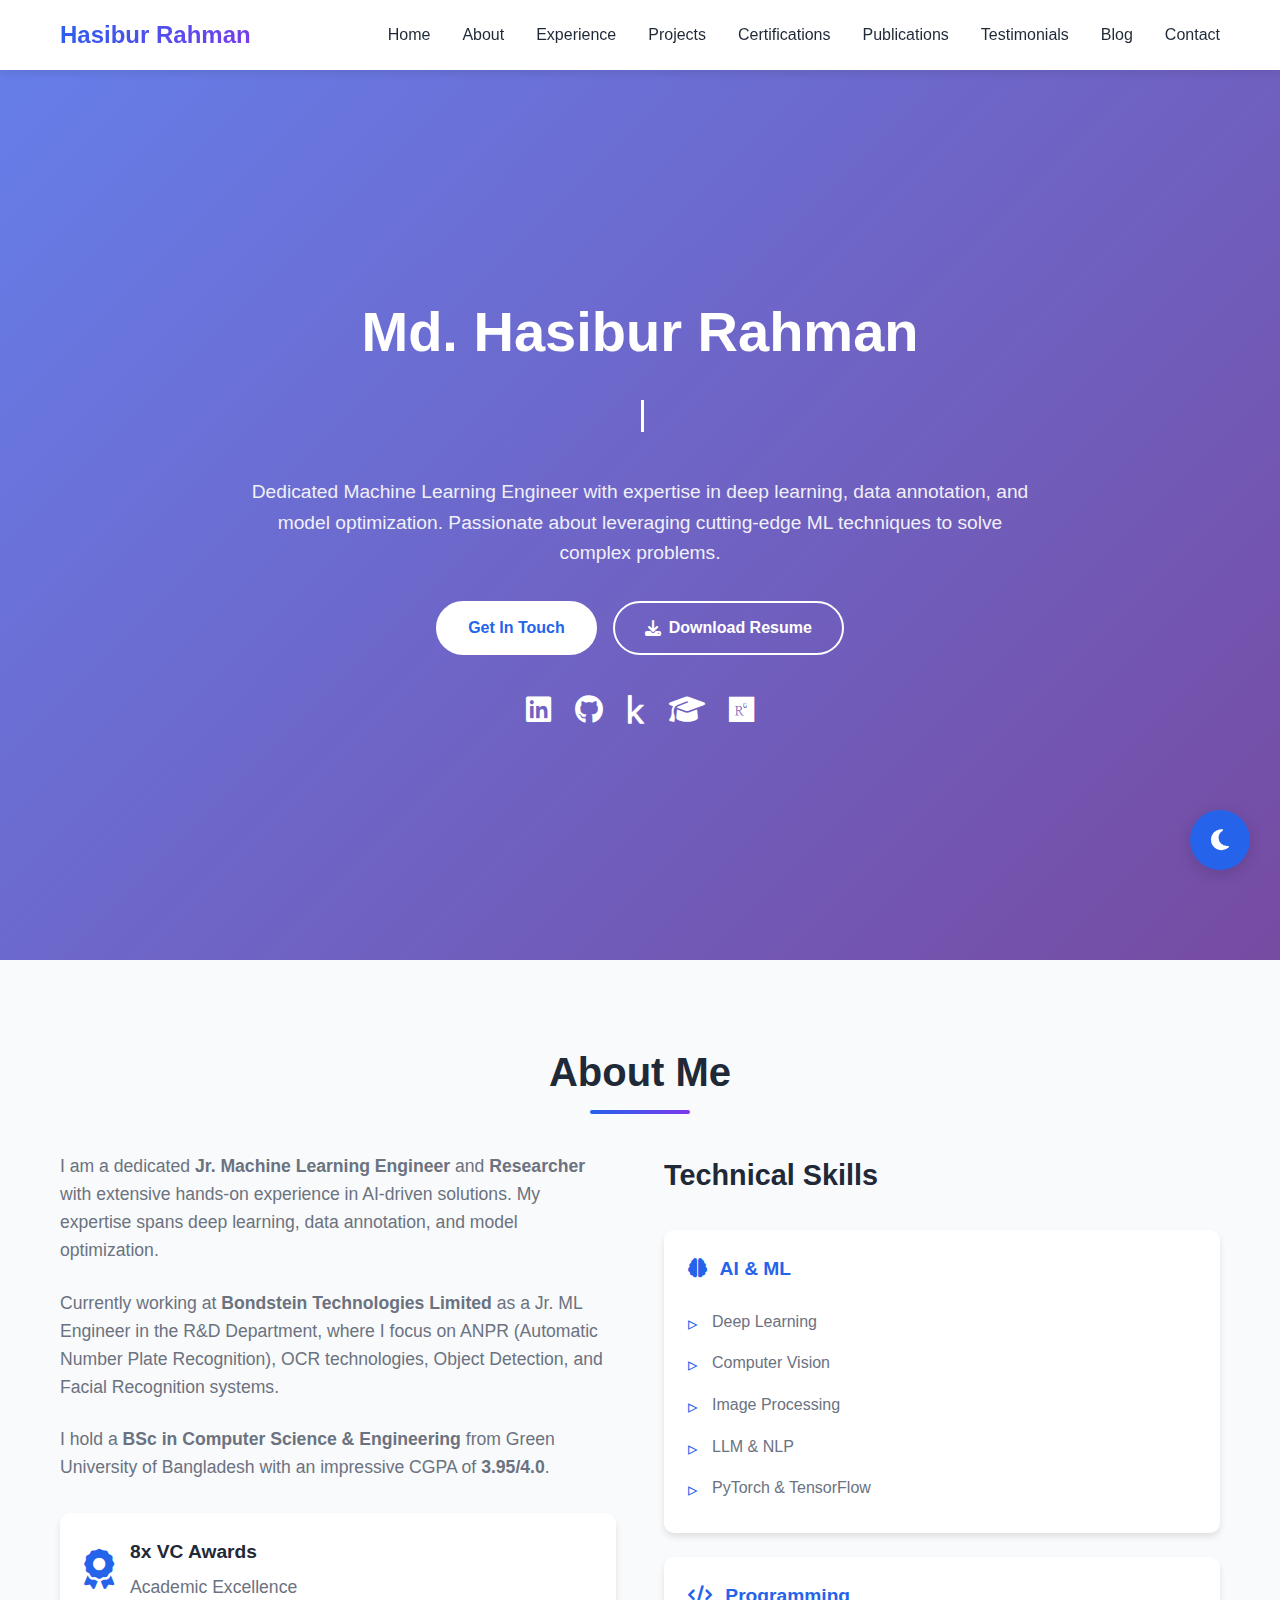
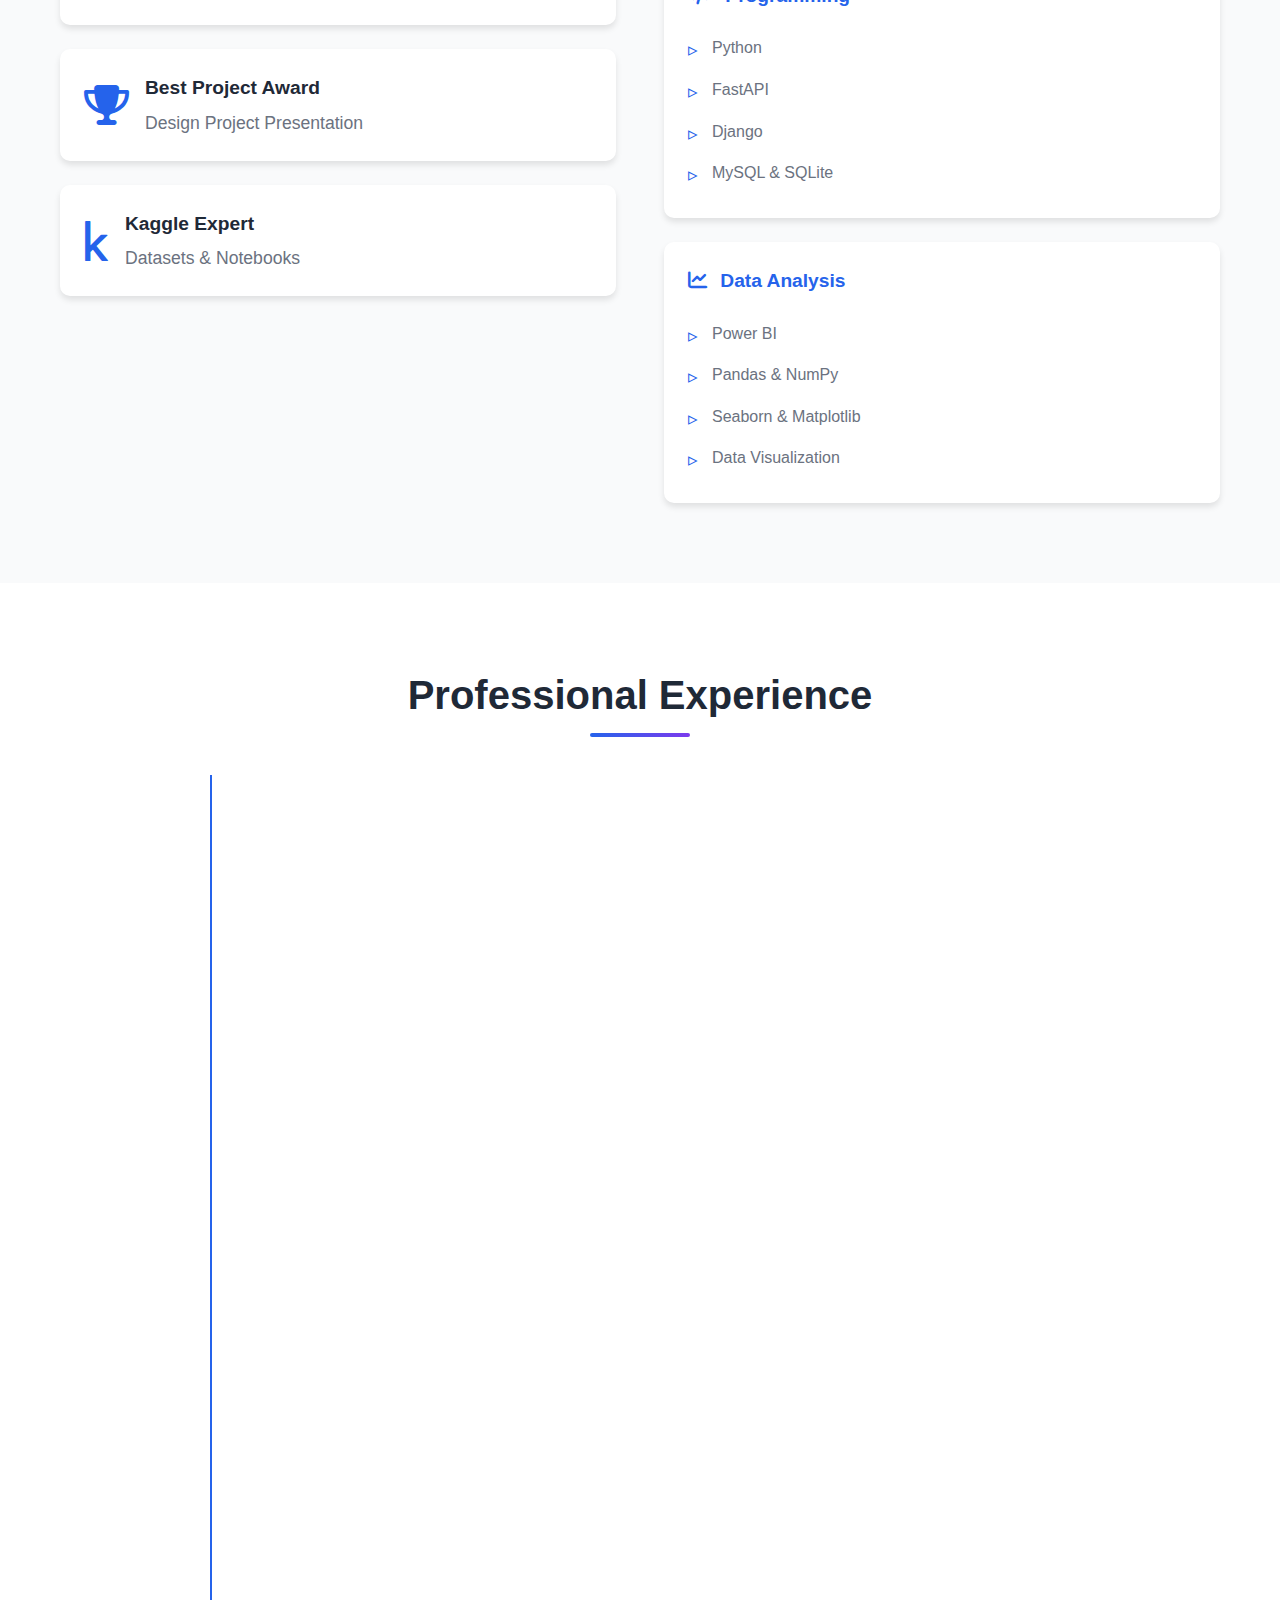
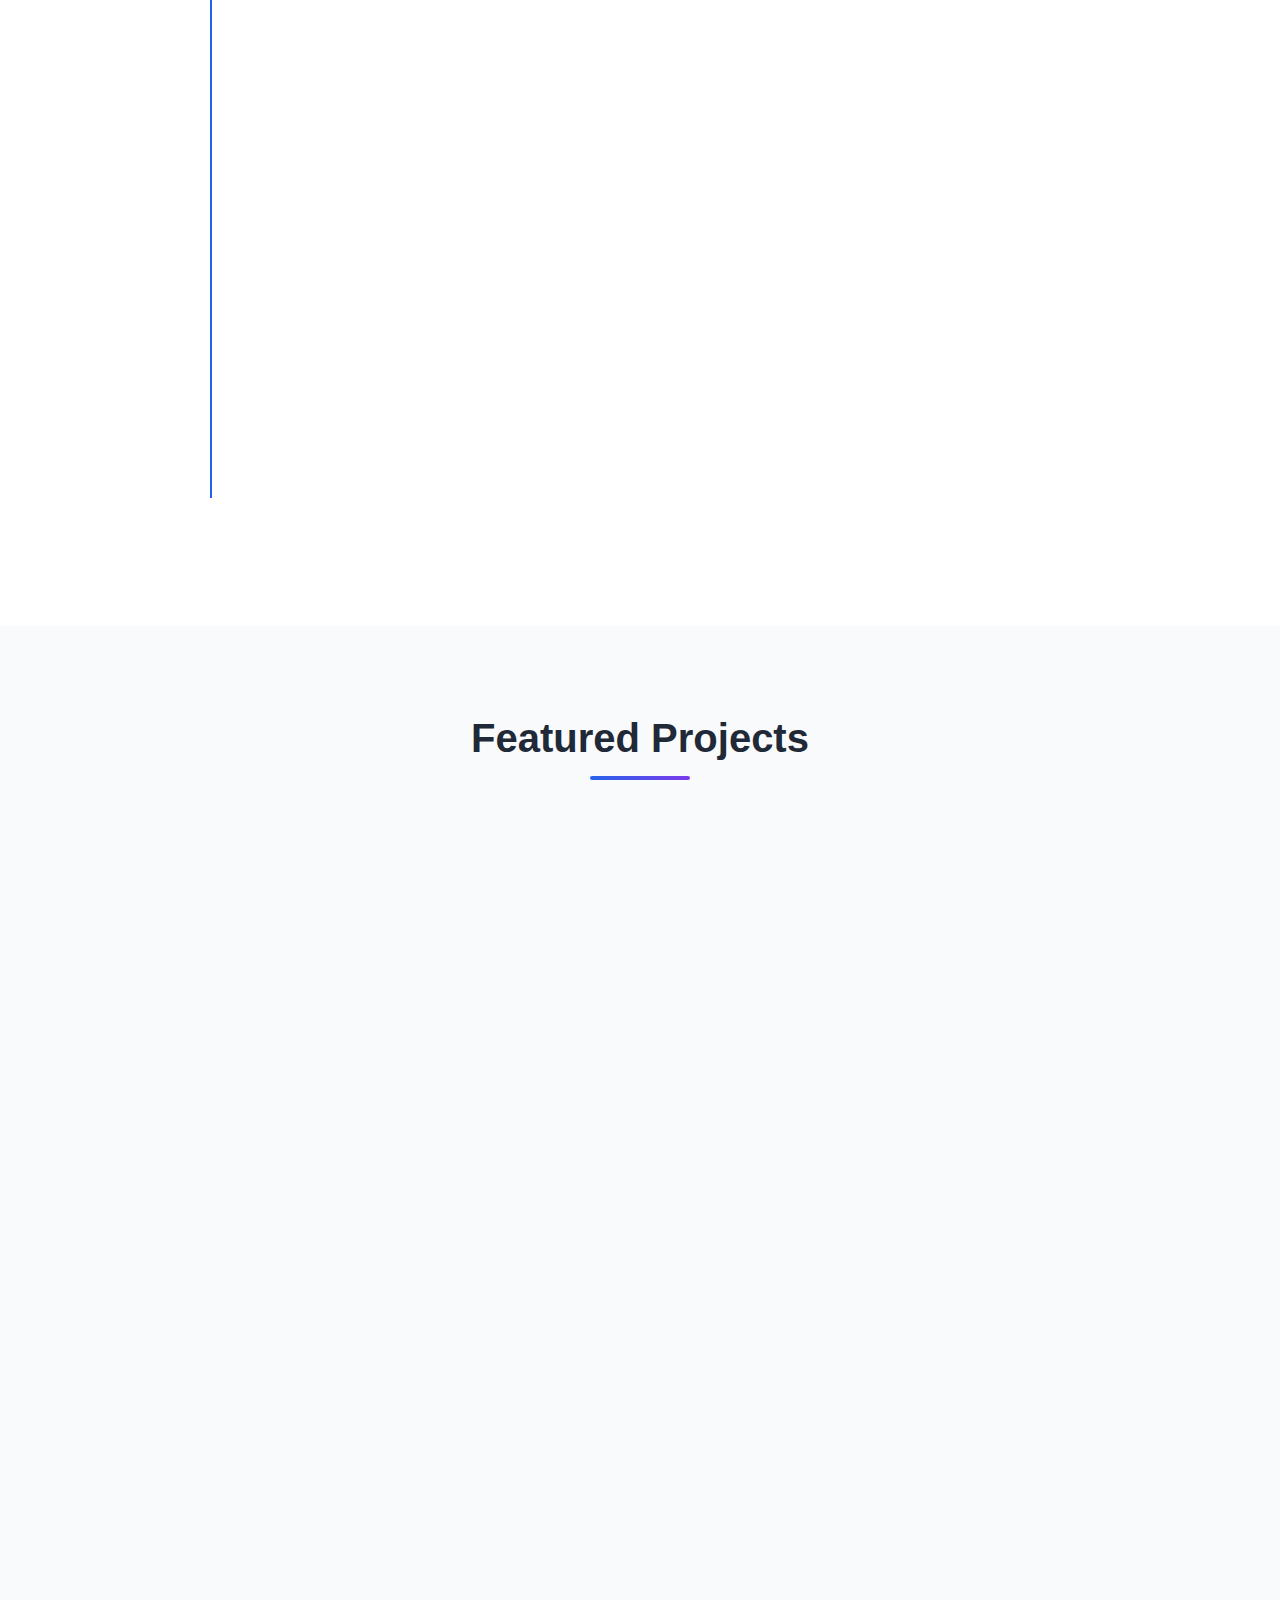
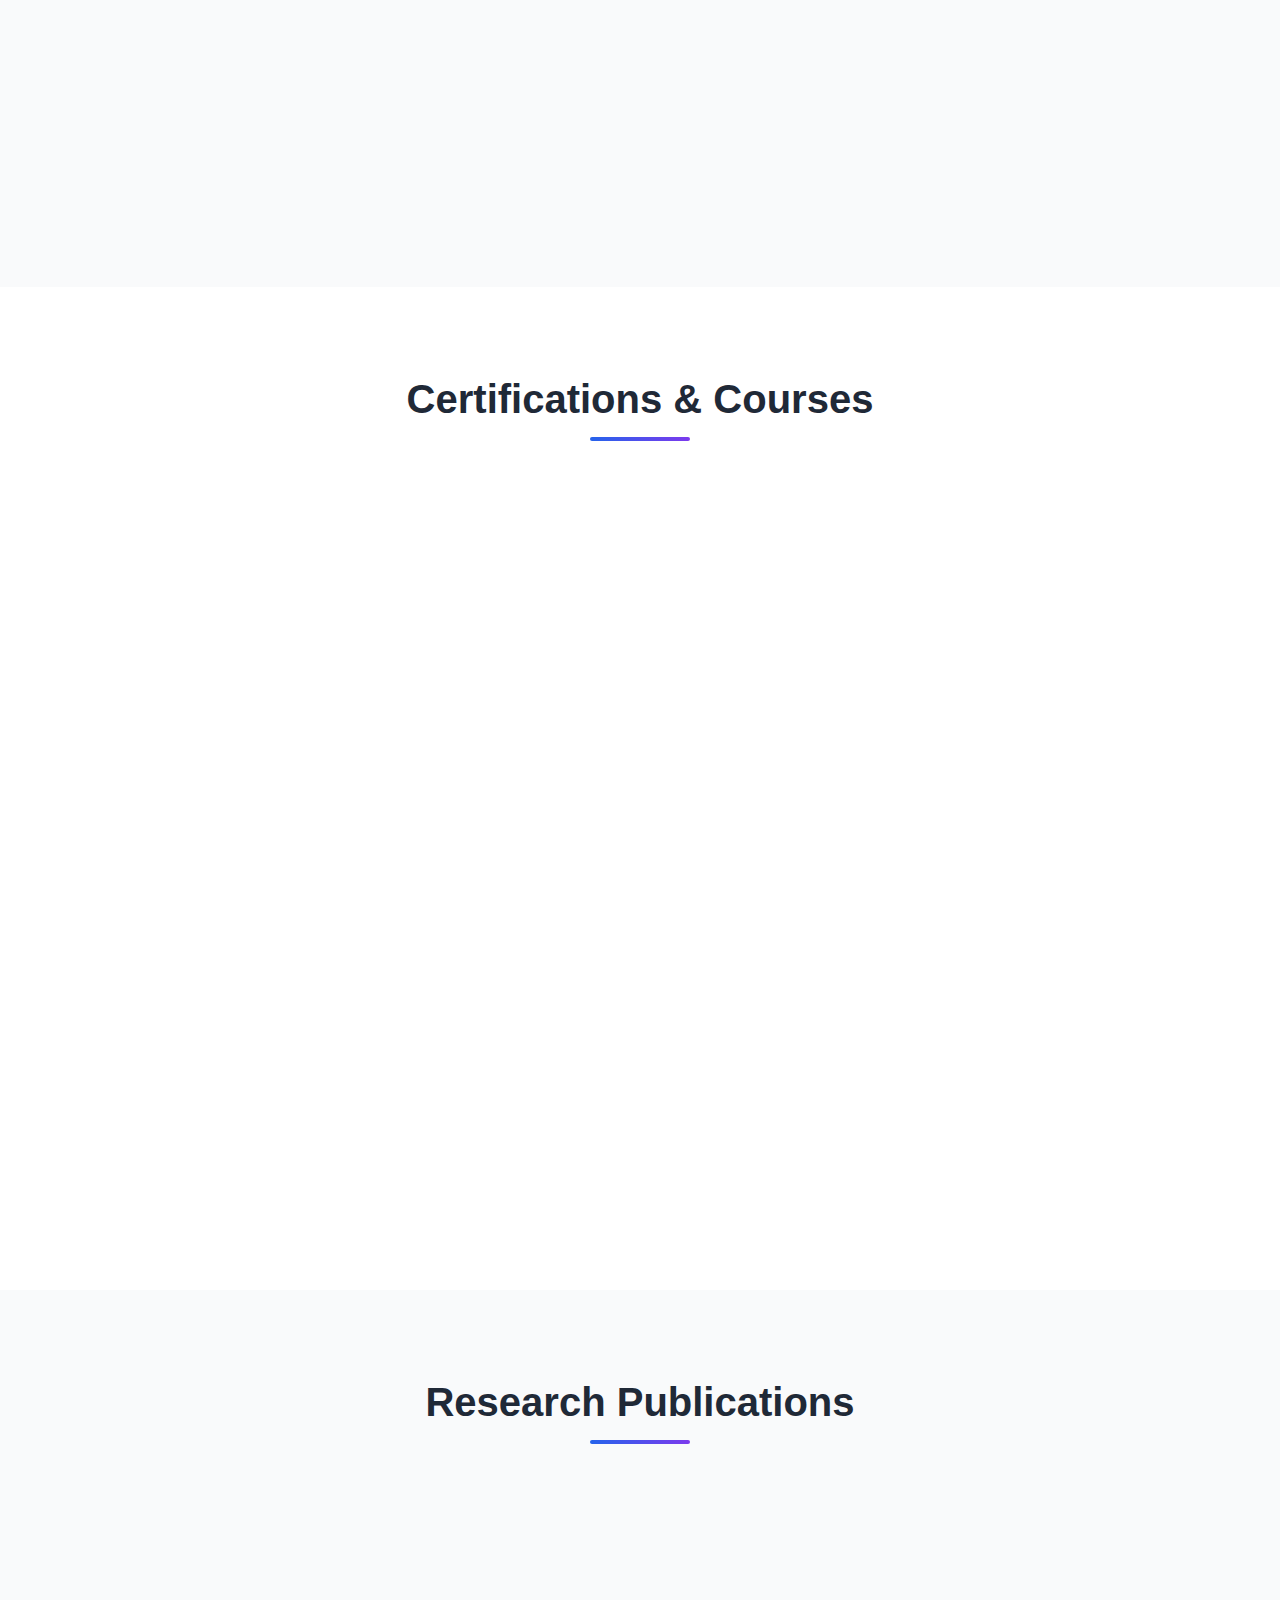
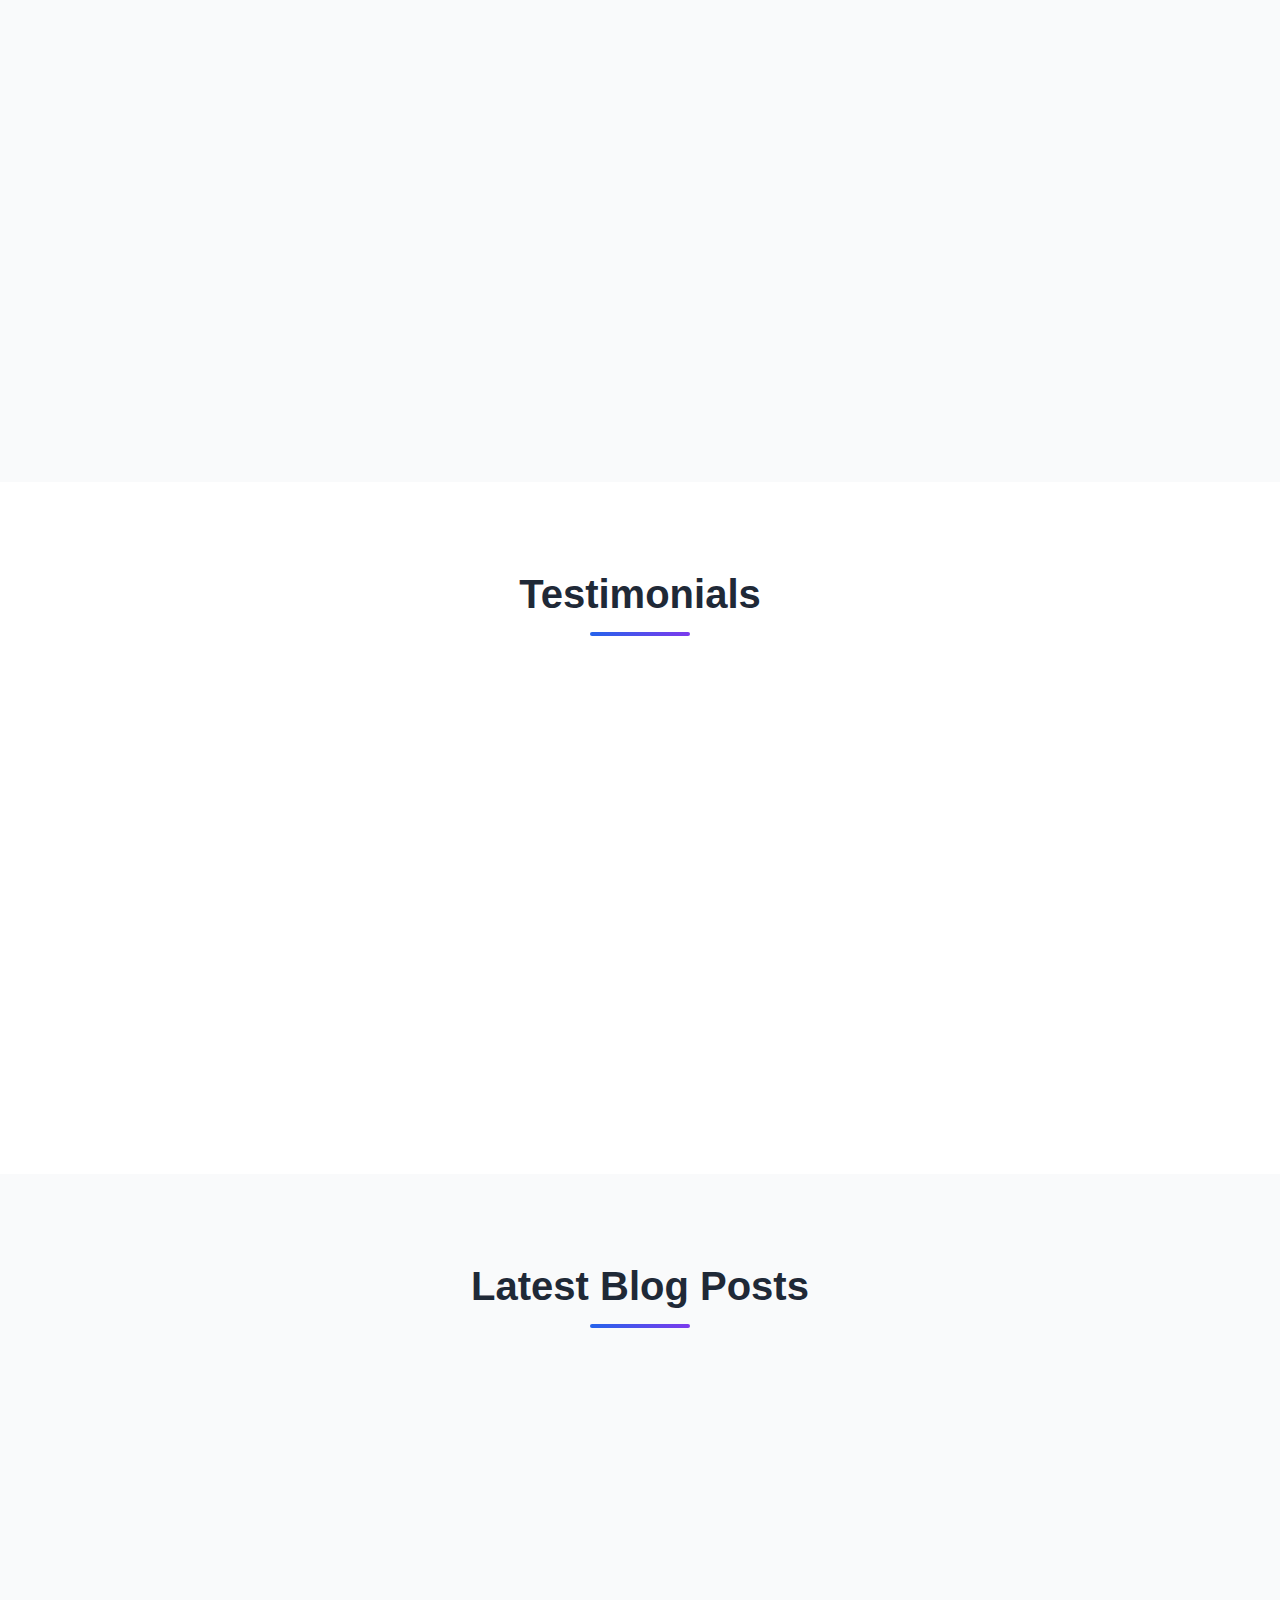
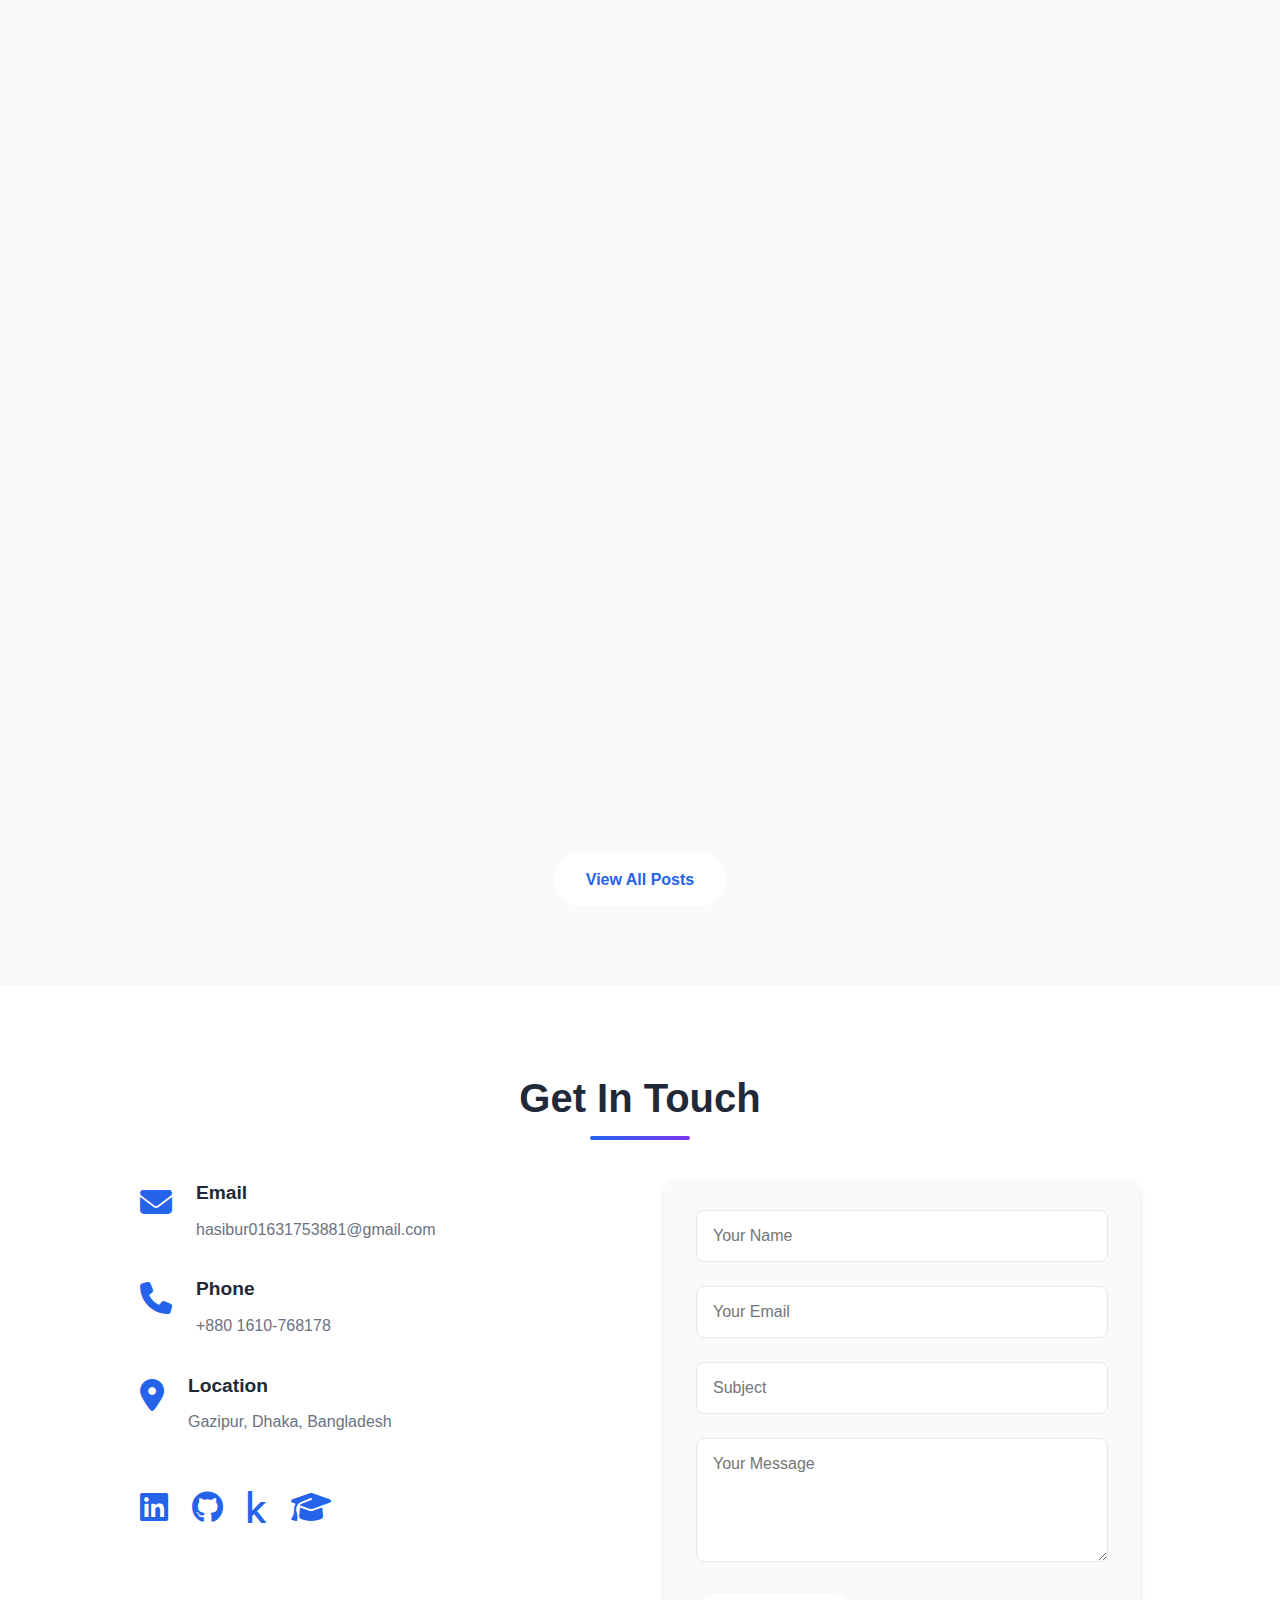
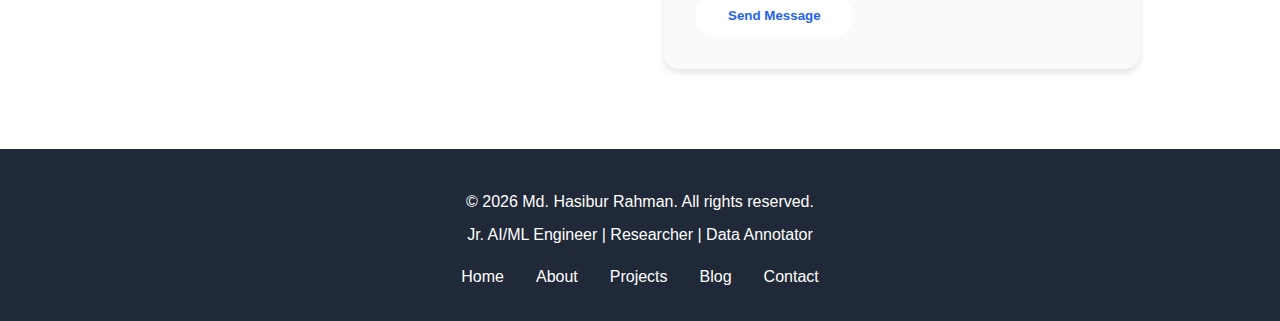
<file: index.html>
<!DOCTYPE html>
<html lang="en">
<head>
    <meta charset="UTF-8">
    <meta name="viewport" content="width=device-width, initial-scale=1.0">
    <meta name="description" content="Md. Hasibur Rahman - Jr. AI/ML Engineer, Researcher, and Data Annotator specializing in Deep Learning, Computer Vision, and OCR">
    <title>Md. Hasibur Rahman | AI/ML Engineer & Researcher</title>
    <link rel="stylesheet" href="style.css">
    <link rel="stylesheet" href="https://cdnjs.cloudflare.com/ajax/libs/font-awesome/6.4.0/css/all.min.css">
</head>
<body>
    <!-- Dark Mode Toggle -->
    <button class="dark-mode-toggle" id="darkModeToggle" aria-label="Toggle dark mode">
        <i class="fas fa-moon"></i>
    </button>

    <!-- Navigation -->
    <nav class="navbar">
        <div class="container">
            <div class="logo">Hasibur Rahman</div>
            <ul class="nav-links">
                <li><a href="#home">Home</a></li>
                <li><a href="#about">About</a></li>
                <li><a href="#experience">Experience</a></li>
                <li><a href="#projects">Projects</a></li>
                <li><a href="#certifications">Certifications</a></li>
                <li><a href="#publications">Publications</a></li>
                <li><a href="#testimonials">Testimonials</a></li>
                <li><a href="#blog">Blog</a></li>
                <li><a href="#contact">Contact</a></li>
            </ul>
            <div class="burger">
                <div class="line1"></div>
                <div class="line2"></div>
                <div class="line3"></div>
            </div>
        </div>
    </nav>

    <!-- Hero Section -->
    <section id="home" class="hero">
        <div class="hero-content">
            <h1 class="hero-title">Md. Hasibur Rahman</h1>
            <div class="hero-subtitle">
                <span class="typing-text"></span>
            </div>
            <p class="hero-description">Dedicated Machine Learning Engineer with expertise in deep learning, data annotation, and model optimization. Passionate about leveraging cutting-edge ML techniques to solve complex problems.</p>
            <div class="hero-buttons">
                <a href="#contact" class="btn btn-primary">Get In Touch</a>
                <a href="assets/Hasibur_Resume.pdf" download class="btn btn-secondary">
                    <i class="fas fa-download"></i> Download Resume
                </a>
            </div>
            <div class="social-links">
                <a href="https://www.linkedin.com/in/md-hasibur-rahman-2286321b9/" target="_blank" aria-label="LinkedIn"><i class="fab fa-linkedin"></i></a>
                <a href="https://github.com/hasibur013" target="_blank" aria-label="GitHub"><i class="fab fa-github"></i></a>
                <a href="https://www.kaggle.com/hasibur013" target="_blank" aria-label="Kaggle"><i class="fab fa-kaggle"></i></a>
                <a href="https://scholar.google.com/citations?user=PyEMtfkAAAAJ&hl=en" target="_blank" aria-label="Google Scholar"><i class="fas fa-graduation-cap"></i></a>
                <a href="https://www.researchgate.net/profile/Md-Rahman-1528" target="_blank" aria-label="ResearchGate"><i class="fab fa-researchgate"></i></a>
            </div>
        </div>
    </section>

    <!-- About Section -->
    <section id="about" class="about">
        <div class="container">
            <h2 class="section-title">About Me</h2>
            <div class="about-content">
                <div class="about-text">
                    <p>I am a dedicated <strong>Jr. Machine Learning Engineer</strong> and <strong>Researcher</strong> with extensive hands-on experience in AI-driven solutions. My expertise spans deep learning, data annotation, and model optimization.</p>
                    <p>Currently working at <strong>Bondstein Technologies Limited</strong> as a Jr. ML Engineer in the R&D Department, where I focus on ANPR (Automatic Number Plate Recognition), OCR technologies, Object Detection, and Facial Recognition systems.</p>
                    <p>I hold a <strong>BSc in Computer Science & Engineering</strong> from Green University of Bangladesh with an impressive CGPA of <strong>3.95/4.0</strong>.</p>

                    <div class="highlights">
                        <div class="highlight-item">
                            <i class="fas fa-award"></i>
                            <div>
                                <h3>8x VC Awards</h3>
                                <p>Academic Excellence</p>
                            </div>
                        </div>
                        <div class="highlight-item">
                            <i class="fas fa-trophy"></i>
                            <div>
                                <h3>Best Project Award</h3>
                                <p>Design Project Presentation</p>
                            </div>
                        </div>
                        <div class="highlight-item">
                            <i class="fab fa-kaggle"></i>
                            <div>
                                <h3>Kaggle Expert</h3>
                                <p>Datasets & Notebooks</p>
                            </div>
                        </div>
                    </div>
                </div>
                <div class="skills-section">
                    <h3>Technical Skills</h3>
                    <div class="skills-grid">
                        <div class="skill-category">
                            <h4><i class="fas fa-brain"></i> AI & ML</h4>
                            <ul>
                                <li>Deep Learning</li>
                                <li>Computer Vision</li>
                                <li>Image Processing</li>
                                <li>LLM & NLP</li>
                                <li>PyTorch & TensorFlow</li>
                            </ul>
                        </div>
                        <div class="skill-category">
                            <h4><i class="fas fa-code"></i> Programming</h4>
                            <ul>
                                <li>Python</li>
                                <li>FastAPI</li>
                                <li>Django</li>
                                <li>MySQL & SQLite</li>
                            </ul>
                        </div>
                        <div class="skill-category">
                            <h4><i class="fas fa-chart-line"></i> Data Analysis</h4>
                            <ul>
                                <li>Power BI</li>
                                <li>Pandas & NumPy</li>
                                <li>Seaborn & Matplotlib</li>
                                <li>Data Visualization</li>
                            </ul>
                        </div>
                    </div>
                </div>
            </div>
        </div>
    </section>

    <!-- Experience Section -->
    <section id="experience" class="experience">
        <div class="container">
            <h2 class="section-title">Professional Experience</h2>
            <div class="timeline">
                <div class="timeline-item">
                    <div class="timeline-marker"></div>
                    <div class="timeline-content">
                        <span class="timeline-date">September 2025 - Present</span>
                        <h3>Jr. ML Engineer (R&D Department)</h3>
                        <h4>Bondstein Technologies Limited, Tejgaon</h4>
                        <ul>
                            <li>Developing ANPR (Automatic Number Plate Recognition) systems using PaddleOCR</li>
                            <li>Implementing Object Detection and Facial Recognition solutions</li>
                            <li>Conducting R&D on cutting-edge ML technologies</li>
                        </ul>
                    </div>
                </div>

                <div class="timeline-item">
                    <div class="timeline-marker"></div>
                    <div class="timeline-content">
                        <span class="timeline-date">May 2025 - August 2025</span>
                        <h3>Data Annotator (R&D Department)</h3>
                        <h4>Bondstein Technologies Limited, Tejgaon</h4>
                        <ul>
                            <li>Performed high-quality data annotation using Roboflow</li>
                            <li>Fine-tuned PaddleOCR for improved accuracy</li>
                            <li>Contributed to dataset preparation for ML models</li>
                        </ul>
                    </div>
                </div>

                <div class="timeline-item">
                    <div class="timeline-marker"></div>
                    <div class="timeline-content">
                        <span class="timeline-date">February 2025 - May 2025</span>
                        <h3>AI Engineer Intern (Remote)</h3>
                        <h4>ROHUM, Turkey</h4>
                        <ul>
                            <li>Developed AI agents and worked with Large Language Models</li>
                            <li>Built Crypto Bot with FastAPI integration</li>
                            <li>Deployed applications on Azure Virtual Machines</li>
                        </ul>
                    </div>
                </div>

                <div class="timeline-item">
                    <div class="timeline-marker"></div>
                    <div class="timeline-content">
                        <span class="timeline-date">February 2025 - May 2025</span>
                        <h3>Machine Learning Intern (R&D)</h3>
                        <h4>Bondstein Technologies Limited</h4>
                        <ul>
                            <li>Specialized in data annotation using Roboflow</li>
                            <li>R&D on PaddleOCR fine-tuning for Bangla language support</li>
                        </ul>
                    </div>
                </div>
            </div>
        </div>
    </section>

    <!-- Projects Section -->
    <section id="projects" class="projects">
        <div class="container">
            <h2 class="section-title">Featured Projects</h2>
            <div class="projects-grid">
                <div class="project-card">
                    <div class="project-icon"><i class="fas fa-image"></i></div>
                    <h3>CIFAR-10 Image Classification</h3>
                    <p>Advanced image classification using PyTorch & MLflow with Gradio interface. Achieved 85% accuracy using pretrained ResNet-18.</p>
                    <div class="project-tech">
                        <span>PyTorch</span>
                        <span>MLflow</span>
                        <span>Gradio</span>
                        <span>ResNet-18</span>
                    </div>
                    <div class="project-links">
                        <a href="https://github.com/hasibur013" class="project-link" target="_blank"><i class="fab fa-github"></i> Code</a>
                        <a href="https://github.com/hasibur013" class="project-link" target="_blank"><i class="fas fa-play"></i> Demo</a>
                    </div>
                </div>

                <div class="project-card featured">
                    <div class="badge">Best Project Award</div>
                    <div class="project-icon"><i class="fas fa-hospital"></i></div>
                    <h3>Online Medical Sheba</h3>
                    <p>AI-powered healthcare platform with chatbot for symptom analysis, doctor appointments, hospital finder, and online medicine store.</p>
                    <div class="project-tech">
                        <span>Django</span>
                        <span>Gemini API</span>
                        <span>MySQL</span>
                        <span>JavaScript</span>
                    </div>
                    <div class="project-links">
                        <a href="https://github.com/hasibur013" class="project-link" target="_blank"><i class="fas fa-play"></i> Demo</a>
                        <a href="https://github.com/hasibur013" class="project-link" target="_blank"><i class="fas fa-file-pdf"></i> Report</a>
                    </div>
                </div>

                <div class="project-card">
                    <div class="project-icon"><i class="fas fa-robot"></i></div>
                    <h3>Healthcare Chatbot</h3>
                    <p>Intelligent chatbot for hospital and doctor information retrieval using GAI and BERT model for natural language understanding.</p>
                    <div class="project-tech">
                        <span>Django</span>
                        <span>PyTorch</span>
                        <span>BERT</span>
                        <span>Gemini API</span>
                    </div>
                    <div class="project-links">
                        <a href="https://github.com/hasibur013" class="project-link" target="_blank"><i class="fas fa-play"></i> Demo</a>
                        <a href="https://github.com/hasibur013" class="project-link" target="_blank"><i class="fas fa-file-pdf"></i> Report</a>
                    </div>
                </div>

                <div class="project-card">
                    <div class="project-icon"><i class="fas fa-chart-bar"></i></div>
                    <h3>Coffee Shop Sales Dashboard</h3>
                    <p>Comprehensive data analysis and interactive dashboard using Python and Power BI for business insights.</p>
                    <div class="project-tech">
                        <span>Python</span>
                        <span>Power BI</span>
                        <span>Pandas</span>
                        <span>Seaborn</span>
                    </div>
                    <div class="project-links">
                        <a href="https://github.com/hasibur013" class="project-link" target="_blank"><i class="fab fa-github"></i> Code</a>
                        <a href="https://github.com/hasibur013" class="project-link" target="_blank"><i class="fas fa-file-pdf"></i> Dashboard</a>
                    </div>
                </div>
            </div>
        </div>
    </section>

    <!-- Certifications Section -->
    <section id="certifications" class="certifications">
        <div class="container">
            <h2 class="section-title">Certifications & Courses</h2>
            <div class="certifications-grid">
                <div class="cert-card">
                    <div class="cert-icon"><i class="fas fa-certificate"></i></div>
                    <h3>Deep Learning with Computer Vision</h3>
                    <p class="cert-issuer">Innovative Skills BD</p>
                    <p class="cert-date">February 2025 - Ongoing</p>
                    <a href="#" class="cert-link">View Certificate</a>
                </div>

                <div class="cert-card">
                    <div class="cert-icon"><i class="fab fa-python"></i></div>
                    <h3>Python with Django</h3>
                    <p class="cert-issuer">EDGE Project, Green University</p>
                    <p class="cert-date">September 2024 - February 2025</p>
                    <a href="#" class="cert-link">View Certificate</a>
                </div>

                <div class="cert-card">
                    <div class="cert-icon"><i class="fas fa-robot"></i></div>
                    <h3>Machine Learning Bootcamp</h3>
                    <p class="cert-issuer">bongoDev</p>
                    <p class="cert-date">August 2024 - January 2025</p>
                    <a href="#" class="cert-link">View Certificate</a>
                </div>

                <div class="cert-card">
                    <div class="cert-icon"><i class="fas fa-brain"></i></div>
                    <h3>Machine Learning A-Z: AI, Python</h3>
                    <p class="cert-issuer">Udemy</p>
                    <p class="cert-date">January 2024 - August 2024</p>
                    <a href="#" class="cert-link">View Certificate</a>
                </div>

                <div class="cert-card">
                    <div class="cert-icon"><i class="fab fa-kaggle"></i></div>
                    <h3>Intro to ML & Intermediate ML</h3>
                    <p class="cert-issuer">Kaggle</p>
                    <p class="cert-date">April 2024 - May 2024</p>
                    <a href="https://www.kaggle.com/hasibur013" class="cert-link" target="_blank">View on Kaggle</a>
                </div>

                <div class="cert-card">
                    <div class="cert-icon"><i class="fas fa-award"></i></div>
                    <h3>Campus Ambassador</h3>
                    <p class="cert-issuer">bongoDev</p>
                    <p class="cert-date">August 2024 - Ongoing</p>
                    <a href="#" class="cert-link">View Certificate</a>
                </div>
            </div>
        </div>
    </section>

    <!-- Publications Section -->
    <section id="publications" class="publications">
        <div class="container">
            <h2 class="section-title">Research Publications</h2>
            <div class="publications-list">
                <div class="publication-item">
                    <div class="publication-icon"><i class="fas fa-file-alt"></i></div>
                    <div class="publication-content">
                        <h3>Priority-Aware Task Offloading for Latency and Energy Minimization in Healthcare IoT Systems</h3>
                        <p class="publication-venue">IEEE SMC 2025, Austria</p>
                        <p class="publication-date">December 2025</p>
                        <div class="publication-links">
                            <a href="https://scholar.google.com/citations?user=PyEMtfkAAAAJ&hl=en" target="_blank"><i class="fas fa-graduation-cap"></i> Google Scholar</a>
                            <a href="https://www.researchgate.net/profile/Md-Rahman-1528" target="_blank"><i class="fab fa-researchgate"></i> ResearchGate</a>
                        </div>
                    </div>
                </div>

                <div class="publication-item">
                    <div class="publication-icon"><i class="fas fa-file-alt"></i></div>
                    <div class="publication-content">
                        <h3>PhishGuard: A Multi-Layered Ensemble Model for Optimal Phishing Website Detection</h3>
                        <p class="publication-venue">6th International Conference on STI 2024, Dhaka</p>
                        <p class="publication-date">December 2024</p>
                        <div class="publication-links">
                            <a href="https://scholar.google.com/citations?user=PyEMtfkAAAAJ&hl=en" target="_blank"><i class="fas fa-graduation-cap"></i> Google Scholar</a>
                            <a href="https://www.researchgate.net/profile/Md-Rahman-1528" target="_blank"><i class="fab fa-researchgate"></i> ResearchGate</a>
                        </div>
                    </div>
                </div>
            </div>
        </div>
    </section>

    <!-- Testimonials Section -->
    <section id="testimonials" class="testimonials">
        <div class="container">
            <h2 class="section-title">Testimonials</h2>
            <div class="testimonials-grid">
                <div class="testimonial-card">
                    <div class="testimonial-icon"><i class="fas fa-quote-left"></i></div>
                    <p class="testimonial-text">"Hasibur is an exceptional ML engineer with deep understanding of computer vision and OCR technologies. His dedication to R&D and problem-solving skills make him a valuable asset to our team."</p>
                    <div class="testimonial-author">
                        <div class="author-info">
                            <h4>Dr. Md. Ahsan Habib</h4>
                            <p>Chairperson, Dept. of CSE, Green University of Bangladesh</p>
                        </div>
                    </div>
                </div>

                <div class="testimonial-card">
                    <div class="testimonial-icon"><i class="fas fa-quote-left"></i></div>
                    <p class="testimonial-text">"Working with Hasibur on the ANPR project was impressive. His technical expertise in PaddleOCR and ability to optimize models for production environments is outstanding."</p>
                    <div class="testimonial-author">
                        <div class="author-info">
                            <h4>Salman Md Sultan</h4>
                            <p>Founder & CEO, Innovative Skills LTD</p>
                        </div>
                    </div>
                </div>

                <div class="testimonial-card">
                    <div class="testimonial-icon"><i class="fas fa-quote-left"></i></div>
                    <p class="testimonial-text">"Hasibur demonstrates excellent research capabilities and attention to detail. His work on healthcare IoT systems shows both theoretical knowledge and practical implementation skills."</p>
                    <div class="testimonial-author">
                        <div class="author-info">
                            <h4>Research Supervisor</h4>
                            <p>IEEE SMC 2025 Conference</p>
                        </div>
                    </div>
                </div>
            </div>
        </div>
    </section>

    <!-- Blog Section -->
    <section id="blog" class="blog">
        <div class="container">
            <h2 class="section-title">Latest Blog Posts</h2>
            <div class="blog-grid">
                <div class="blog-card">
                    <div class="blog-image">
                        <div class="blog-category">Machine Learning</div>
                    </div>
                    <div class="blog-content">
                        <span class="blog-date"><i class="far fa-calendar"></i> January 15, 2026</span>
                        <h3>Getting Started with ANPR: A Practical Guide</h3>
                        <p>Explore how Automatic Number Plate Recognition works and how to implement it using PaddleOCR and deep learning techniques...</p>
                        <a href="blog.html?post=anpr-guide" class="blog-link">Read More <i class="fas fa-arrow-right"></i></a>
                    </div>
                </div>

                <div class="blog-card">
                    <div class="blog-image">
                        <div class="blog-category">Deep Learning</div>
                    </div>
                    <div class="blog-content">
                        <span class="blog-date"><i class="far fa-calendar"></i> January 10, 2026</span>
                        <h3>Fine-tuning PaddleOCR for Bangla Language</h3>
                        <p>Learn the challenges and solutions in adapting OCR models for Bangla language recognition and text extraction...</p>
                        <a href="blog.html?post=paddleocr-bangla" class="blog-link">Read More <i class="fas fa-arrow-right"></i></a>
                    </div>
                </div>

                <div class="blog-card">
                    <div class="blog-image">
                        <div class="blog-category">Research</div>
                    </div>
                    <div class="blog-content">
                        <span class="blog-date"><i class="far fa-calendar"></i> January 5, 2026</span>
                        <h3>Healthcare IoT: Task Offloading Strategies</h3>
                        <p>Insights from our IEEE SMC 2025 paper on optimizing latency and energy consumption in healthcare IoT systems...</p>
                        <a href="blog.html?post=healthcare-iot" class="blog-link">Read More <i class="fas fa-arrow-right"></i></a>
                    </div>
                </div>

                <div class="blog-card">
                    <div class="blog-image">
                        <div class="blog-category">Computer Vision</div>
                    </div>
                    <div class="blog-content">
                        <span class="blog-date"><i class="far fa-calendar"></i> December 28, 2025</span>
                        <h3>Building Robust Facial Recognition Systems</h3>
                        <p>Best practices for implementing facial recognition with high accuracy and addressing privacy concerns...</p>
                        <a href="blog.html?post=facial-recognition" class="blog-link">Read More <i class="fas fa-arrow-right"></i></a>
                    </div>
                </div>
            </div>
            <div class="blog-cta">
                <a href="blog.html" class="btn btn-primary">View All Posts</a>
            </div>
        </div>
    </section>

    <!-- Contact Section -->
    <section id="contact" class="contact">
        <div class="container">
            <h2 class="section-title">Get In Touch</h2>
            <div class="contact-content">
                <div class="contact-info">
                    <div class="contact-item">
                        <i class="fas fa-envelope"></i>
                        <div>
                            <h3>Email</h3>
                            <a href="mailto:hasibur01631753881@gmail.com">hasibur01631753881@gmail.com</a>
                        </div>
                    </div>
                    <div class="contact-item">
                        <i class="fas fa-phone"></i>
                        <div>
                            <h3>Phone</h3>
                            <a href="tel:+8801610768178">+880 1610-768178</a>
                        </div>
                    </div>
                    <div class="contact-item">
                        <i class="fas fa-map-marker-alt"></i>
                        <div>
                            <h3>Location</h3>
                            <p>Gazipur, Dhaka, Bangladesh</p>
                        </div>
                    </div>
                    <div class="contact-social">
                        <a href="https://www.linkedin.com/in/md-hasibur-rahman-2286321b9/" target="_blank"><i class="fab fa-linkedin"></i></a>
                        <a href="https://github.com/hasibur013" target="_blank"><i class="fab fa-github"></i></a>
                        <a href="https://www.kaggle.com/hasibur013" target="_blank"><i class="fab fa-kaggle"></i></a>
                        <a href="https://scholar.google.com/citations?user=PyEMtfkAAAAJ&hl=en" target="_blank"><i class="fas fa-graduation-cap"></i></a>
                    </div>
                </div>
                <div class="contact-form">
                    <form name="contact" method="POST" data-netlify="true" data-netlify-honeypot="bot-field" id="contactForm">
                        <!-- Hidden field for Netlify -->
                        <input type="hidden" name="form-name" value="contact" />
                        <!-- Honeypot field -->
                        <p style="display: none;">
                            <label>Don't fill this out if you're human: <input name="bot-field" /></label>
                        </p>

                        <div class="form-group">
                            <input type="text" name="name" placeholder="Your Name" required>
                        </div>
                        <div class="form-group">
                            <input type="email" name="email" placeholder="Your Email" required>
                        </div>
                        <div class="form-group">
                            <input type="text" name="subject" placeholder="Subject" required>
                        </div>
                        <div class="form-group">
                            <textarea rows="5" name="message" placeholder="Your Message" required></textarea>
                        </div>
                        <button type="submit" class="btn btn-primary">Send Message</button>
                    </form>
                    <div id="form-success" class="form-message success" style="display: none;">
                        <i class="fas fa-check-circle"></i> Thank you! Your message has been sent successfully.
                    </div>
                </div>
            </div>
        </div>
    </section>

    <!-- Footer -->
    <footer class="footer">
        <div class="container">
            <p>&copy; 2026 Md. Hasibur Rahman. All rights reserved.</p>
            <p>Jr. AI/ML Engineer | Researcher | Data Annotator</p>
            <div class="footer-links">
                <a href="#home">Home</a>
                <a href="#about">About</a>
                <a href="#projects">Projects</a>
                <a href="blog.html">Blog</a>
                <a href="#contact">Contact</a>
            </div>
        </div>
    </footer>

    <script src="script.js"></script>
</body>
</html>
</file>
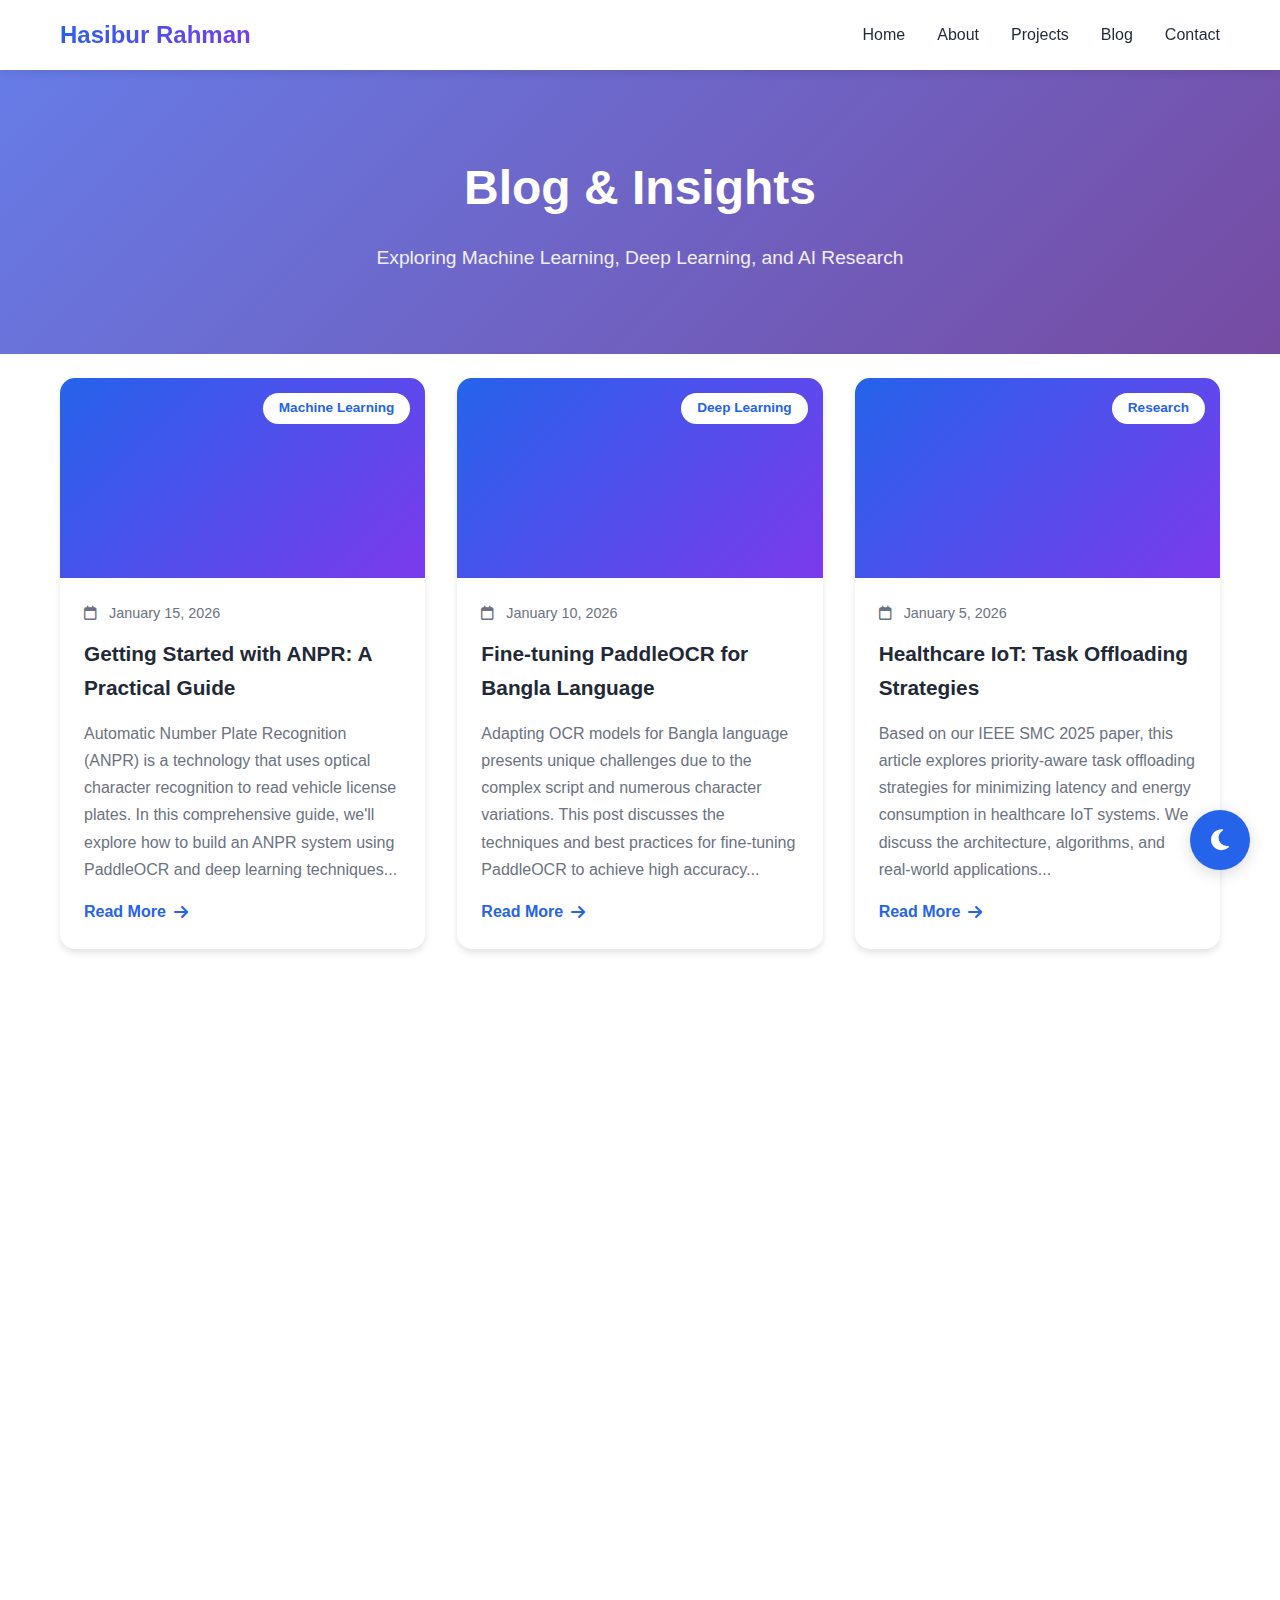
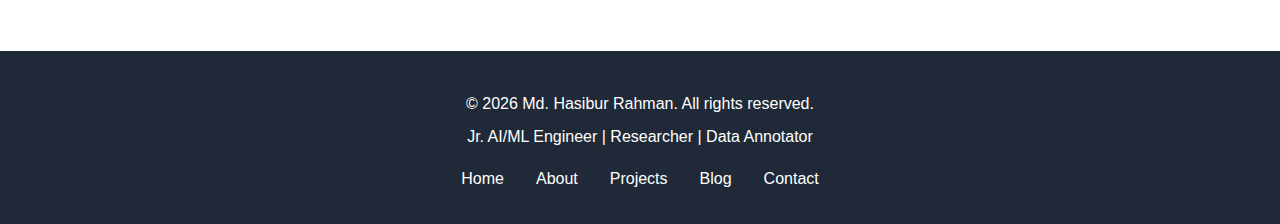
<file: blog.html>
<!DOCTYPE html>
<html lang="en">
<head>
    <meta charset="UTF-8">
    <meta name="viewport" content="width=device-width, initial-scale=1.0">
    <meta name="description" content="Blog - Insights on Machine Learning, Deep Learning, and AI by Md. Hasibur Rahman">
    <title>Blog | Md. Hasibur Rahman</title>
    <link rel="stylesheet" href="style.css">
    <link rel="stylesheet" href="https://cdnjs.cloudflare.com/ajax/libs/font-awesome/6.4.0/css/all.min.css">
    <style>
        .blog-hero {
            padding: 150px 0 80px;
            background: linear-gradient(135deg, #667eea 0%, #764ba2 100%);
            color: white;
            text-align: center;
        }
        .blog-hero h1 {
            font-size: 3rem;
            margin-bottom: 1rem;
        }
        .blog-hero p {
            font-size: 1.2rem;
            opacity: 0.9;
        }
        .blog-post-full {
            max-width: 800px;
            margin: 0 auto;
            padding: 3rem 1rem;
        }
        .blog-post-full h2 {
            color: var(--text-primary);
            margin-top: 2rem;
            margin-bottom: 1rem;
        }
        .blog-post-full p {
            color: var(--text-secondary);
            line-height: 1.8;
            margin-bottom: 1.5rem;
        }
        .blog-post-full code {
            background: var(--bg-light);
            padding: 2px 6px;
            border-radius: 4px;
            font-family: 'Courier New', monospace;
        }
        .blog-post-full pre {
            background: var(--bg-light);
            padding: 1.5rem;
            border-radius: 8px;
            overflow-x: auto;
            margin: 1.5rem 0;
        }
        .blog-post-meta {
            display: flex;
            gap: 2rem;
            margin-bottom: 2rem;
            color: var(--text-secondary);
        }
        .back-link {
            display: inline-flex;
            align-items: center;
            gap: 0.5rem;
            color: var(--primary-color);
            text-decoration: none;
            font-weight: 600;
            margin-bottom: 2rem;
        }
        .back-link:hover {
            gap: 1rem;
        }
    </style>
</head>
<body>
    <!-- Dark Mode Toggle -->
    <button class="dark-mode-toggle" id="darkModeToggle" aria-label="Toggle dark mode">
        <i class="fas fa-moon"></i>
    </button>

    <!-- Navigation -->
    <nav class="navbar">
        <div class="container">
            <div class="logo">Hasibur Rahman</div>
            <ul class="nav-links">
                <li><a href="index.html#home">Home</a></li>
                <li><a href="index.html#about">About</a></li>
                <li><a href="index.html#projects">Projects</a></li>
                <li><a href="blog.html">Blog</a></li>
                <li><a href="index.html#contact">Contact</a></li>
            </ul>
            <div class="burger">
                <div class="line1"></div>
                <div class="line2"></div>
                <div class="line3"></div>
            </div>
        </div>
    </nav>

    <!-- Blog Hero -->
    <section class="blog-hero">
        <div class="container">
            <h1>Blog & Insights</h1>
            <p>Exploring Machine Learning, Deep Learning, and AI Research</p>
        </div>
    </section>

    <!-- Blog Content -->
    <section class="blog-content">
        <div class="container">
            <div id="blog-list" class="blog-grid">
                <!-- Blog posts will be loaded here -->
                <div class="blog-card">
                    <div class="blog-image">
                        <div class="blog-category">Machine Learning</div>
                    </div>
                    <div class="blog-content">
                        <span class="blog-date"><i class="far fa-calendar"></i> January 15, 2026</span>
                        <h3>Getting Started with ANPR: A Practical Guide</h3>
                        <p>Automatic Number Plate Recognition (ANPR) is a technology that uses optical character recognition to read vehicle license plates. In this comprehensive guide, we'll explore how to build an ANPR system using PaddleOCR and deep learning techniques...</p>
                        <a href="#post-anpr" class="blog-link">Read More <i class="fas fa-arrow-right"></i></a>
                    </div>
                </div>

                <div class="blog-card">
                    <div class="blog-image">
                        <div class="blog-category">Deep Learning</div>
                    </div>
                    <div class="blog-content">
                        <span class="blog-date"><i class="far fa-calendar"></i> January 10, 2026</span>
                        <h3>Fine-tuning PaddleOCR for Bangla Language</h3>
                        <p>Adapting OCR models for Bangla language presents unique challenges due to the complex script and numerous character variations. This post discusses the techniques and best practices for fine-tuning PaddleOCR to achieve high accuracy...</p>
                        <a href="#post-paddleocr" class="blog-link">Read More <i class="fas fa-arrow-right"></i></a>
                    </div>
                </div>

                <div class="blog-card">
                    <div class="blog-image">
                        <div class="blog-category">Research</div>
                    </div>
                    <div class="blog-content">
                        <span class="blog-date"><i class="far fa-calendar"></i> January 5, 2026</span>
                        <h3>Healthcare IoT: Task Offloading Strategies</h3>
                        <p>Based on our IEEE SMC 2025 paper, this article explores priority-aware task offloading strategies for minimizing latency and energy consumption in healthcare IoT systems. We discuss the architecture, algorithms, and real-world applications...</p>
                        <a href="#post-healthcare-iot" class="blog-link">Read More <i class="fas fa-arrow-right"></i></a>
                    </div>
                </div>

                <div class="blog-card">
                    <div class="blog-image">
                        <div class="blog-category">Computer Vision</div>
                    </div>
                    <div class="blog-content">
                        <span class="blog-date"><i class="far fa-calendar"></i> December 28, 2025</span>
                        <h3>Building Robust Facial Recognition Systems</h3>
                        <p>Facial recognition technology has advanced significantly with deep learning. This guide covers best practices for implementing accurate facial recognition systems, addressing challenges like lighting conditions, pose variations, and privacy concerns...</p>
                        <a href="#post-facial-recognition" class="blog-link">Read More <i class="fas fa-arrow-right"></i></a>
                    </div>
                </div>

                <div class="blog-card">
                    <div class="blog-image">
                        <div class="blog-category">Data Science</div>
                    </div>
                    <div class="blog-content">
                        <span class="blog-date"><i class="far fa-calendar"></i> December 20, 2025</span>
                        <h3>Data Annotation Best Practices with Roboflow</h3>
                        <p>Quality data annotation is crucial for training accurate machine learning models. Learn the techniques and workflows I use at Bondstein Technologies for efficient and accurate data annotation using Roboflow...</p>
                        <a href="#post-data-annotation" class="blog-link">Read More <i class="fas fa-arrow-right"></i></a>
                    </div>
                </div>

                <div class="blog-card">
                    <div class="blog-image">
                        <div class="blog-category">Career</div>
                    </div>
                    <div class="blog-content">
                        <span class="blog-date"><i class="far fa-calendar"></i> December 15, 2025</span>
                        <h3>My Journey: From Student to Jr. ML Engineer</h3>
                        <p>Reflecting on my path from a CSE student at Green University to becoming a Jr. ML Engineer at Bondstein Technologies. I share the challenges, learning experiences, and key decisions that shaped my career in AI/ML...</p>
                        <a href="#post-journey" class="blog-link">Read More <i class="fas fa-arrow-right"></i></a>
                    </div>
                </div>
            </div>
        </div>
    </section>

    <!-- Footer -->
    <footer class="footer">
        <div class="container">
            <p>&copy; 2026 Md. Hasibur Rahman. All rights reserved.</p>
            <p>Jr. AI/ML Engineer | Researcher | Data Annotator</p>
            <div class="footer-links">
                <a href="index.html#home">Home</a>
                <a href="index.html#about">About</a>
                <a href="index.html#projects">Projects</a>
                <a href="blog.html">Blog</a>
                <a href="index.html#contact">Contact</a>
            </div>
        </div>
    </footer>

    <script src="script.js"></script>
</body>
</html>
</file>
<file: style.css>
/* Root Variables */
:root {
    --primary-color: #2563eb;
    --secondary-color: #1e40af;
    --accent-color: #3b82f6;
    --text-primary: #1f2937;
    --text-secondary: #6b7280;
    --bg-light: #f9fafb;
    --bg-white: #ffffff;
    --border-color: #e5e7eb;
    --success-color: #10b981;
    --gradient-start: #2563eb;
    --gradient-end: #7c3aed;
    --shadow: rgba(0, 0, 0, 0.1);
    --shadow-lg: rgba(0, 0, 0, 0.15);
}

/* Dark Mode Variables */
[data-theme="dark"] {
    --primary-color: #3b82f6;
    --secondary-color: #60a5fa;
    --accent-color: #93c5fd;
    --text-primary: #f9fafb;
    --text-secondary: #d1d5db;
    --bg-light: #1f2937;
    --bg-white: #111827;
    --border-color: #374151;
    --shadow: rgba(0, 0, 0, 0.3);
    --shadow-lg: rgba(0, 0, 0, 0.5);
}

/* Reset & Base Styles */
* {
    margin: 0;
    padding: 0;
    box-sizing: border-box;
}

html {
    scroll-behavior: smooth;
}

body {
    font-family: 'Segoe UI', Tahoma, Geneva, Verdana, sans-serif;
    color: var(--text-primary);
    line-height: 1.6;
    overflow-x: hidden;
    background: var(--bg-white);
    transition: background-color 0.3s ease, color 0.3s ease;
}

.container {
    max-width: 1200px;
    margin: 0 auto;
    padding: 0 20px;
}

/* Dark Mode Toggle */
.dark-mode-toggle {
    position: fixed;
    bottom: 30px;
    right: 30px;
    width: 60px;
    height: 60px;
    border-radius: 50%;
    background: var(--primary-color);
    color: white;
    border: none;
    cursor: pointer;
    font-size: 1.5rem;
    box-shadow: 0 4px 15px var(--shadow-lg);
    z-index: 999;
    transition: all 0.3s ease;
    display: flex;
    align-items: center;
    justify-content: center;
}

.dark-mode-toggle:hover {
    transform: scale(1.1) rotate(15deg);
    box-shadow: 0 6px 20px var(--shadow-lg);
}

/* Navigation */
.navbar {
    position: fixed;
    top: 0;
    width: 100%;
    background: var(--bg-white);
    backdrop-filter: blur(10px);
    box-shadow: 0 2px 10px var(--shadow);
    z-index: 1000;
    transition: all 0.3s ease;
}

.navbar .container {
    display: flex;
    justify-content: space-between;
    align-items: center;
    padding: 1rem 20px;
}

.logo {
    font-size: 1.5rem;
    font-weight: bold;
    background: linear-gradient(135deg, var(--gradient-start), var(--gradient-end));
    -webkit-background-clip: text;
    -webkit-text-fill-color: transparent;
    background-clip: text;
}

.nav-links {
    display: flex;
    list-style: none;
    gap: 2rem;
}

.nav-links a {
    text-decoration: none;
    color: var(--text-primary);
    font-weight: 500;
    transition: color 0.3s ease;
    position: relative;
}

.nav-links a:hover,
.nav-links a.active {
    color: var(--primary-color);
}

.nav-links a::after {
    content: '';
    position: absolute;
    bottom: -5px;
    left: 0;
    width: 0;
    height: 2px;
    background: var(--primary-color);
    transition: width 0.3s ease;
}

.nav-links a:hover::after,
.nav-links a.active::after {
    width: 100%;
}

.burger {
    display: none;
    cursor: pointer;
}

.burger div {
    width: 25px;
    height: 3px;
    background: var(--text-primary);
    margin: 5px;
    transition: all 0.3s ease;
}

/* Hero Section */
.hero {
    min-height: 100vh;
    display: flex;
    align-items: center;
    justify-content: center;
    background: linear-gradient(135deg, #667eea 0%, #764ba2 100%);
    color: white;
    text-align: center;
    padding: 2rem;
    margin-top: 60px;
}

.hero-content {
    max-width: 800px;
}

.hero-title {
    font-size: 3.5rem;
    margin-bottom: 1rem;
    animation: fadeInUp 1s ease;
}

.hero-subtitle {
    font-size: 1.8rem;
    margin-bottom: 1.5rem;
    height: 60px;
}

.typing-text {
    border-right: 3px solid white;
    padding-right: 5px;
    animation: blink 0.7s infinite;
}

@keyframes blink {
    50% { border-color: transparent; }
}

.hero-description {
    font-size: 1.2rem;
    margin-bottom: 2rem;
    opacity: 0.9;
    animation: fadeInUp 1s ease 0.3s backwards;
}

.hero-buttons {
    display: flex;
    gap: 1rem;
    justify-content: center;
    margin-bottom: 2rem;
    animation: fadeInUp 1s ease 0.5s backwards;
    flex-wrap: wrap;
}

.btn {
    padding: 12px 30px;
    border-radius: 50px;
    text-decoration: none;
    font-weight: 600;
    transition: all 0.3s ease;
    display: inline-flex;
    align-items: center;
    gap: 0.5rem;
}

.btn-primary {
    background: white;
    color: var(--primary-color);
    border: 2px solid white;
}

.btn-primary:hover {
    transform: translateY(-3px);
    box-shadow: 0 10px 25px rgba(0, 0, 0, 0.2);
}

.btn-secondary {
    background: transparent;
    color: white;
    border: 2px solid white;
}

.btn-secondary:hover {
    background: white;
    color: var(--primary-color);
}

.social-links {
    display: flex;
    gap: 1.5rem;
    justify-content: center;
    animation: fadeInUp 1s ease 0.7s backwards;
}

.social-links a {
    color: white;
    font-size: 1.8rem;
    transition: all 0.3s ease;
}

.social-links a:hover {
    transform: translateY(-5px) scale(1.1);
}

@keyframes fadeInUp {
    from {
        opacity: 0;
        transform: translateY(30px);
    }
    to {
        opacity: 1;
        transform: translateY(0);
    }
}

/* Section Styles */
section {
    padding: 80px 0;
}

.section-title {
    font-size: 2.5rem;
    text-align: center;
    margin-bottom: 3rem;
    position: relative;
    color: var(--text-primary);
}

.section-title::after {
    content: '';
    position: absolute;
    bottom: -10px;
    left: 50%;
    transform: translateX(-50%);
    width: 100px;
    height: 4px;
    background: linear-gradient(90deg, var(--gradient-start), var(--gradient-end));
    border-radius: 2px;
}

/* About Section */
.about {
    background: var(--bg-light);
}

.about-content {
    display: grid;
    grid-template-columns: 1fr 1fr;
    gap: 3rem;
    align-items: start;
}

.about-text p {
    margin-bottom: 1.5rem;
    font-size: 1.1rem;
    color: var(--text-secondary);
}

.highlights {
    display: grid;
    gap: 1.5rem;
    margin-top: 2rem;
}

.highlight-item {
    display: flex;
    align-items: center;
    gap: 1rem;
    background: var(--bg-white);
    padding: 1.5rem;
    border-radius: 10px;
    box-shadow: 0 4px 6px var(--shadow);
    transition: transform 0.3s ease;
}

.highlight-item:hover {
    transform: translateX(10px);
}

.highlight-item i {
    font-size: 2.5rem;
    color: var(--primary-color);
}

.highlight-item h3 {
    font-size: 1.2rem;
    margin-bottom: 0.3rem;
    color: var(--text-primary);
}

.highlight-item p {
    color: var(--text-secondary);
    margin: 0;
}

.skills-section h3 {
    font-size: 1.8rem;
    margin-bottom: 2rem;
    color: var(--text-primary);
}

.skills-grid {
    display: grid;
    gap: 1.5rem;
}

.skill-category {
    background: var(--bg-white);
    padding: 1.5rem;
    border-radius: 10px;
    box-shadow: 0 4px 6px var(--shadow);
}

.skill-category h4 {
    font-size: 1.2rem;
    margin-bottom: 1rem;
    color: var(--primary-color);
}

.skill-category h4 i {
    margin-right: 0.5rem;
}

.skill-category ul {
    list-style: none;
}

.skill-category li {
    padding: 0.5rem 0;
    color: var(--text-secondary);
    position: relative;
    padding-left: 1.5rem;
}

.skill-category li::before {
    content: '▹';
    position: absolute;
    left: 0;
    color: var(--primary-color);
    font-size: 1.2rem;
}

/* Experience Section */
.experience {
    background: var(--bg-white);
}

.timeline {
    position: relative;
    max-width: 900px;
    margin: 0 auto;
}

.timeline::before {
    content: '';
    position: absolute;
    left: 20px;
    top: 0;
    bottom: 0;
    width: 2px;
    background: var(--primary-color);
}

.timeline-item {
    position: relative;
    padding-left: 60px;
    margin-bottom: 3rem;
}

.timeline-marker {
    position: absolute;
    left: 11px;
    top: 0;
    width: 20px;
    height: 20px;
    border-radius: 50%;
    background: var(--primary-color);
    border: 4px solid var(--bg-white);
    box-shadow: 0 0 0 4px var(--primary-color);
}

.timeline-content {
    background: var(--bg-light);
    padding: 2rem;
    border-radius: 10px;
    box-shadow: 0 4px 6px var(--shadow);
    transition: transform 0.3s ease;
}

.timeline-content:hover {
    transform: translateX(10px);
}

.timeline-date {
    color: var(--primary-color);
    font-weight: 600;
    font-size: 0.9rem;
}

.timeline-content h3 {
    font-size: 1.3rem;
    margin: 0.5rem 0;
    color: var(--text-primary);
}

.timeline-content h4 {
    color: var(--text-secondary);
    font-weight: 500;
    margin-bottom: 1rem;
}

.timeline-content ul {
    list-style: none;
}

.timeline-content li {
    padding: 0.5rem 0;
    color: var(--text-secondary);
    position: relative;
    padding-left: 1.5rem;
}

.timeline-content li::before {
    content: '✓';
    position: absolute;
    left: 0;
    color: var(--success-color);
    font-weight: bold;
}

/* Projects Section */
.projects {
    background: var(--bg-light);
}

.projects-grid {
    display: grid;
    grid-template-columns: repeat(auto-fit, minmax(300px, 1fr));
    gap: 2rem;
}

.project-card {
    background: var(--bg-white);
    padding: 2rem;
    border-radius: 15px;
    box-shadow: 0 4px 6px var(--shadow);
    transition: all 0.3s ease;
    position: relative;
}

.project-card:hover {
    transform: translateY(-10px);
    box-shadow: 0 10px 30px var(--shadow-lg);
}

.project-card.featured {
    border: 2px solid var(--primary-color);
}

.badge {
    position: absolute;
    top: 15px;
    right: 15px;
    background: var(--success-color);
    color: white;
    padding: 0.3rem 0.8rem;
    border-radius: 20px;
    font-size: 0.8rem;
    font-weight: 600;
}

.project-icon {
    font-size: 3rem;
    color: var(--primary-color);
    margin-bottom: 1rem;
}

.project-card h3 {
    font-size: 1.4rem;
    margin-bottom: 1rem;
    color: var(--text-primary);
}

.project-card p {
    color: var(--text-secondary);
    margin-bottom: 1.5rem;
}

.project-tech {
    display: flex;
    flex-wrap: wrap;
    gap: 0.5rem;
    margin-bottom: 1.5rem;
}

.project-tech span {
    background: var(--bg-light);
    padding: 0.3rem 0.8rem;
    border-radius: 20px;
    font-size: 0.85rem;
    color: var(--primary-color);
    font-weight: 500;
}

.project-links {
    display: flex;
    gap: 1rem;
}

.project-link {
    text-decoration: none;
    color: var(--primary-color);
    font-weight: 600;
    transition: color 0.3s ease;
}

.project-link:hover {
    color: var(--secondary-color);
}

/* Certifications Section */
.certifications {
    background: var(--bg-white);
}

.certifications-grid {
    display: grid;
    grid-template-columns: repeat(auto-fit, minmax(280px, 1fr));
    gap: 2rem;
}

.cert-card {
    background: var(--bg-light);
    padding: 2rem;
    border-radius: 15px;
    box-shadow: 0 4px 6px var(--shadow);
    transition: all 0.3s ease;
    text-align: center;
}

.cert-card:hover {
    transform: translateY(-10px);
    box-shadow: 0 10px 30px var(--shadow-lg);
}

.cert-icon {
    font-size: 3rem;
    color: var(--primary-color);
    margin-bottom: 1rem;
}

.cert-card h3 {
    font-size: 1.2rem;
    margin-bottom: 0.8rem;
    color: var(--text-primary);
}

.cert-issuer {
    color: var(--text-secondary);
    font-weight: 600;
    margin-bottom: 0.5rem;
}

.cert-date {
    color: var(--text-secondary);
    font-size: 0.9rem;
    margin-bottom: 1rem;
}

.cert-link {
    display: inline-block;
    color: var(--primary-color);
    text-decoration: none;
    font-weight: 600;
    padding: 0.5rem 1.5rem;
    border: 2px solid var(--primary-color);
    border-radius: 25px;
    transition: all 0.3s ease;
}

.cert-link:hover {
    background: var(--primary-color);
    color: white;
}

/* Publications Section */
.publications {
    background: var(--bg-light);
}

.publications-list {
    max-width: 900px;
    margin: 0 auto;
}

.publication-item {
    display: flex;
    gap: 2rem;
    background: var(--bg-white);
    padding: 2rem;
    border-radius: 10px;
    margin-bottom: 2rem;
    transition: transform 0.3s ease;
    box-shadow: 0 4px 6px var(--shadow);
}

.publication-item:hover {
    transform: translateX(10px);
}

.publication-icon {
    font-size: 2.5rem;
    color: var(--primary-color);
}

.publication-content h3 {
    font-size: 1.2rem;
    margin-bottom: 0.5rem;
    color: var(--text-primary);
}

.publication-venue {
    color: var(--text-secondary);
    font-weight: 600;
    margin-bottom: 0.3rem;
}

.publication-date {
    color: var(--text-secondary);
    font-size: 0.9rem;
    margin-bottom: 1rem;
}

.publication-links {
    display: flex;
    gap: 1.5rem;
}

.publication-links a {
    text-decoration: none;
    color: var(--primary-color);
    font-weight: 500;
    transition: color 0.3s ease;
}

.publication-links a:hover {
    color: var(--secondary-color);
}

/* Testimonials Section */
.testimonials {
    background: var(--bg-white);
}

.testimonials-grid {
    display: grid;
    grid-template-columns: repeat(auto-fit, minmax(300px, 1fr));
    gap: 2rem;
}

.testimonial-card {
    background: var(--bg-light);
    padding: 2rem;
    border-radius: 15px;
    box-shadow: 0 4px 6px var(--shadow);
    transition: all 0.3s ease;
}

.testimonial-card:hover {
    transform: translateY(-10px);
    box-shadow: 0 10px 30px var(--shadow-lg);
}

.testimonial-icon {
    font-size: 2.5rem;
    color: var(--primary-color);
    margin-bottom: 1rem;
}

.testimonial-text {
    font-size: 1rem;
    color: var(--text-secondary);
    line-height: 1.8;
    margin-bottom: 1.5rem;
    font-style: italic;
}

.testimonial-author {
    display: flex;
    align-items: center;
    gap: 1rem;
}

.author-info h4 {
    font-size: 1.1rem;
    margin-bottom: 0.3rem;
    color: var(--text-primary);
}

.author-info p {
    color: var(--text-secondary);
    font-size: 0.9rem;
}

/* Blog Section */
.blog {
    background: var(--bg-light);
}

.blog-grid {
    display: grid;
    grid-template-columns: repeat(auto-fit, minmax(280px, 1fr));
    gap: 2rem;
    margin-bottom: 3rem;
}

.blog-card {
    background: var(--bg-white);
    border-radius: 15px;
    overflow: hidden;
    box-shadow: 0 4px 6px var(--shadow);
    transition: all 0.3s ease;
}

.blog-card:hover {
    transform: translateY(-10px);
    box-shadow: 0 10px 30px var(--shadow-lg);
}

.blog-image {
    height: 200px;
    background: linear-gradient(135deg, var(--gradient-start), var(--gradient-end));
    position: relative;
}

.blog-category {
    position: absolute;
    top: 15px;
    right: 15px;
    background: white;
    color: var(--primary-color);
    padding: 0.3rem 1rem;
    border-radius: 20px;
    font-size: 0.85rem;
    font-weight: 600;
}

.blog-content {
    padding: 1.5rem;
}

.blog-date {
    color: var(--text-secondary);
    font-size: 0.9rem;
    display: block;
    margin-bottom: 0.8rem;
}

.blog-date i {
    margin-right: 0.5rem;
}

.blog-content h3 {
    font-size: 1.3rem;
    margin-bottom: 1rem;
    color: var(--text-primary);
}

.blog-content p {
    color: var(--text-secondary);
    margin-bottom: 1rem;
    line-height: 1.7;
}

.blog-link {
    color: var(--primary-color);
    text-decoration: none;
    font-weight: 600;
    display: inline-flex;
    align-items: center;
    gap: 0.5rem;
    transition: gap 0.3s ease;
}

.blog-link:hover {
    gap: 1rem;
}

.blog-cta {
    text-align: center;
}

/* Contact Section */
.contact {
    background: var(--bg-white);
}

.contact-content {
    display: grid;
    grid-template-columns: 1fr 1fr;
    gap: 3rem;
    max-width: 1000px;
    margin: 0 auto;
}

.contact-info {
    display: flex;
    flex-direction: column;
    gap: 2rem;
}

.contact-item {
    display: flex;
    gap: 1.5rem;
    align-items: start;
}

.contact-item i {
    font-size: 2rem;
    color: var(--primary-color);
    margin-top: 0.5rem;
}

.contact-item h3 {
    font-size: 1.2rem;
    margin-bottom: 0.5rem;
    color: var(--text-primary);
}

.contact-item a,
.contact-item p {
    color: var(--text-secondary);
    text-decoration: none;
    transition: color 0.3s ease;
}

.contact-item a:hover {
    color: var(--primary-color);
}

.contact-social {
    display: flex;
    gap: 1.5rem;
    margin-top: 1rem;
}

.contact-social a {
    color: var(--primary-color);
    font-size: 2rem;
    transition: all 0.3s ease;
}

.contact-social a:hover {
    transform: translateY(-5px);
    color: var(--secondary-color);
}

.contact-form {
    background: var(--bg-light);
    padding: 2rem;
    border-radius: 15px;
    box-shadow: 0 4px 6px var(--shadow);
}

.form-group {
    margin-bottom: 1.5rem;
}

.form-group input,
.form-group textarea {
    width: 100%;
    padding: 1rem;
    border: 1px solid var(--border-color);
    border-radius: 8px;
    font-family: inherit;
    font-size: 1rem;
    transition: border-color 0.3s ease;
    background: var(--bg-white);
    color: var(--text-primary);
}

.form-group input:focus,
.form-group textarea:focus {
    outline: none;
    border-color: var(--primary-color);
}

.form-group textarea {
    resize: vertical;
}

.form-message {
    padding: 1rem;
    border-radius: 8px;
    margin-top: 1rem;
    display: flex;
    align-items: center;
    gap: 0.5rem;
}

.form-message.success {
    background: #d1fae5;
    color: #065f46;
    border: 1px solid #10b981;
}

.form-message i {
    font-size: 1.2rem;
}

/* Footer */
.footer {
    background: var(--text-primary);
    color: white;
    text-align: center;
    padding: 2rem 0;
}

.footer p {
    margin: 0.5rem 0;
}

.footer-links {
    display: flex;
    gap: 2rem;
    justify-content: center;
    margin-top: 1rem;
}

.footer-links a {
    color: white;
    text-decoration: none;
    transition: color 0.3s ease;
}

.footer-links a:hover {
    color: var(--primary-color);
}

/* Responsive Design */
@media (max-width: 768px) {
    .burger {
        display: block;
    }

    .nav-links {
        position: fixed;
        right: -100%;
        top: 60px;
        flex-direction: column;
        background: var(--bg-white);
        width: 100%;
        text-align: center;
        transition: 0.3s;
        box-shadow: 0 10px 27px var(--shadow);
        padding: 2rem 0;
        gap: 1rem;
    }

    .nav-links.active {
        right: 0;
    }

    .hero-title {
        font-size: 2.5rem;
    }

    .hero-subtitle {
        font-size: 1.3rem;
    }

    .hero-buttons {
        flex-direction: column;
    }

    .about-content,
    .contact-content {
        grid-template-columns: 1fr;
    }

    .projects-grid,
    .certifications-grid,
    .blog-grid {
        grid-template-columns: 1fr;
    }

    .timeline::before {
        left: 10px;
    }

    .timeline-item {
        padding-left: 50px;
    }

    .timeline-marker {
        left: 1px;
    }

    .dark-mode-toggle {
        width: 50px;
        height: 50px;
        bottom: 20px;
        right: 20px;
    }

    .testimonials-grid {
        grid-template-columns: 1fr;
    }

    .footer-links {
        flex-wrap: wrap;
        gap: 1rem;
    }
}

@media (max-width: 480px) {
    .hero-title {
        font-size: 2rem;
    }

    .section-title {
        font-size: 2rem;
    }

    .publication-item {
        flex-direction: column;
        gap: 1rem;
    }
}
</file>
